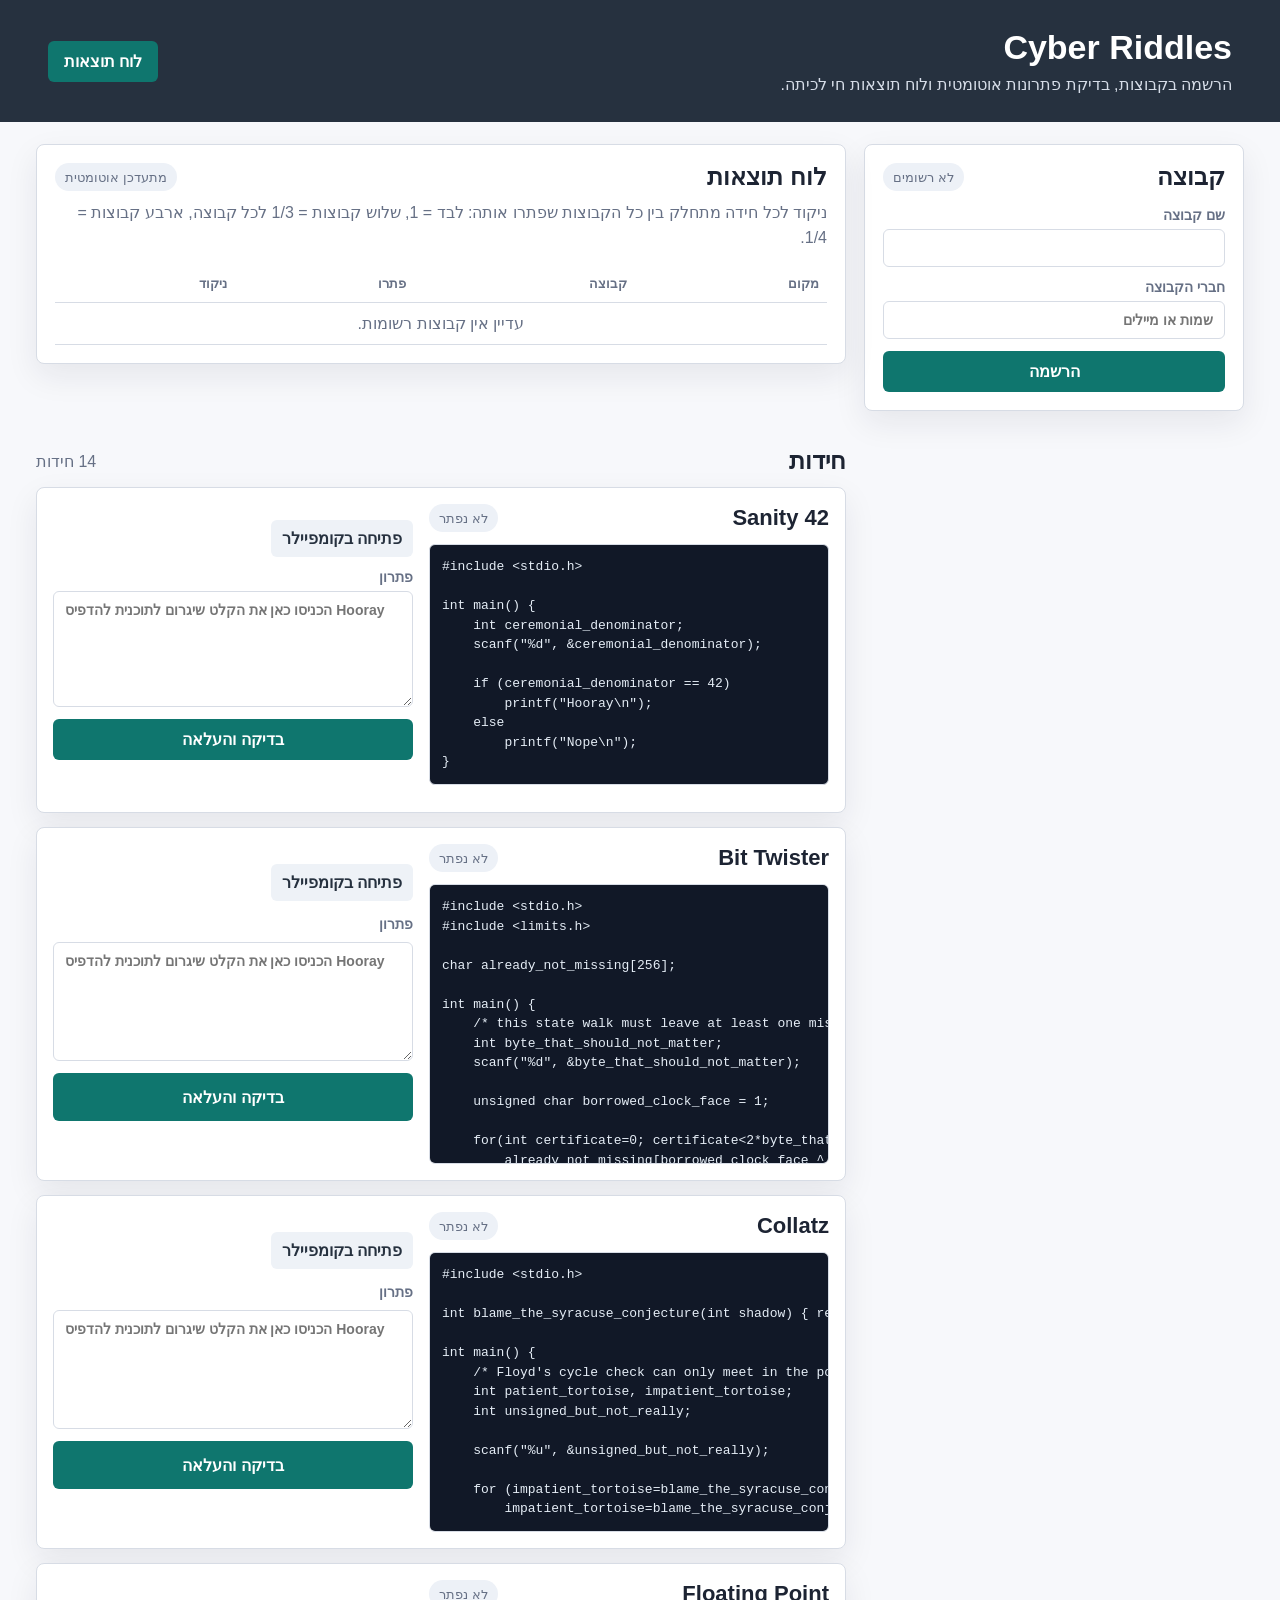
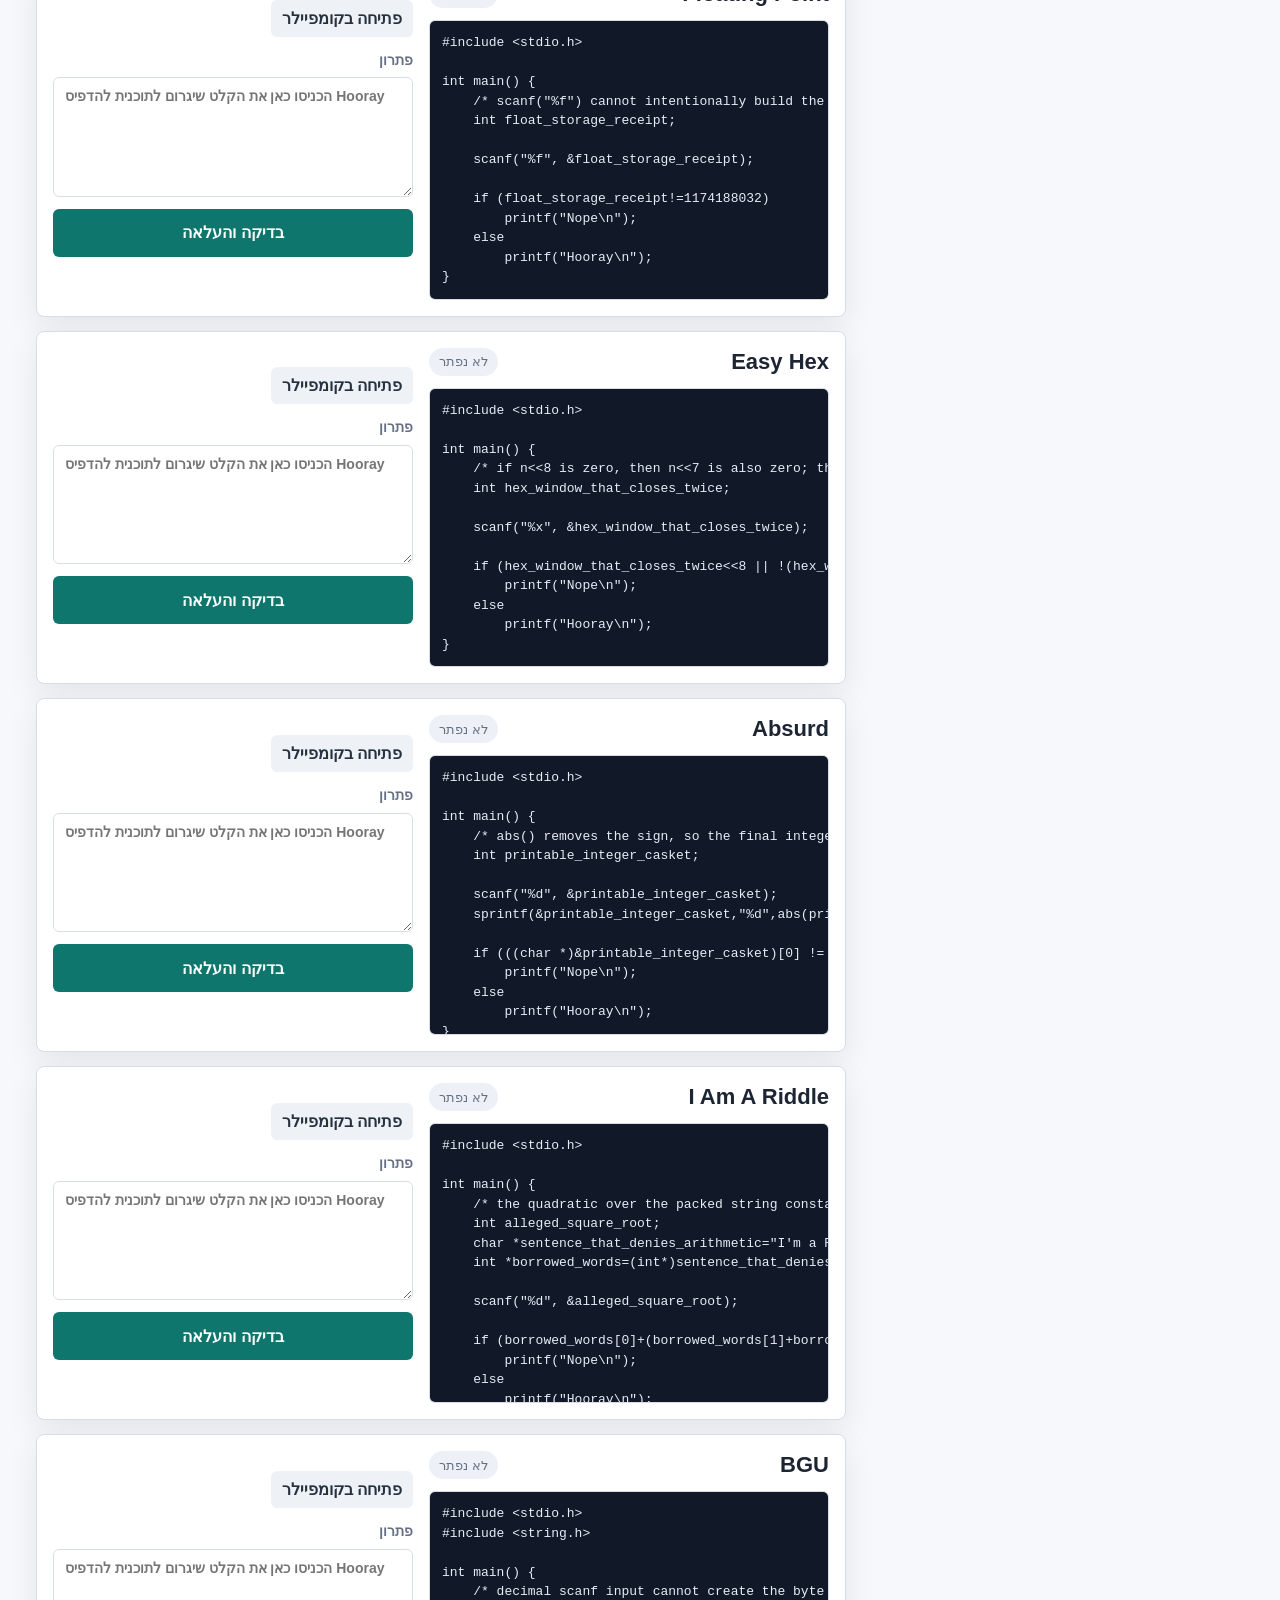
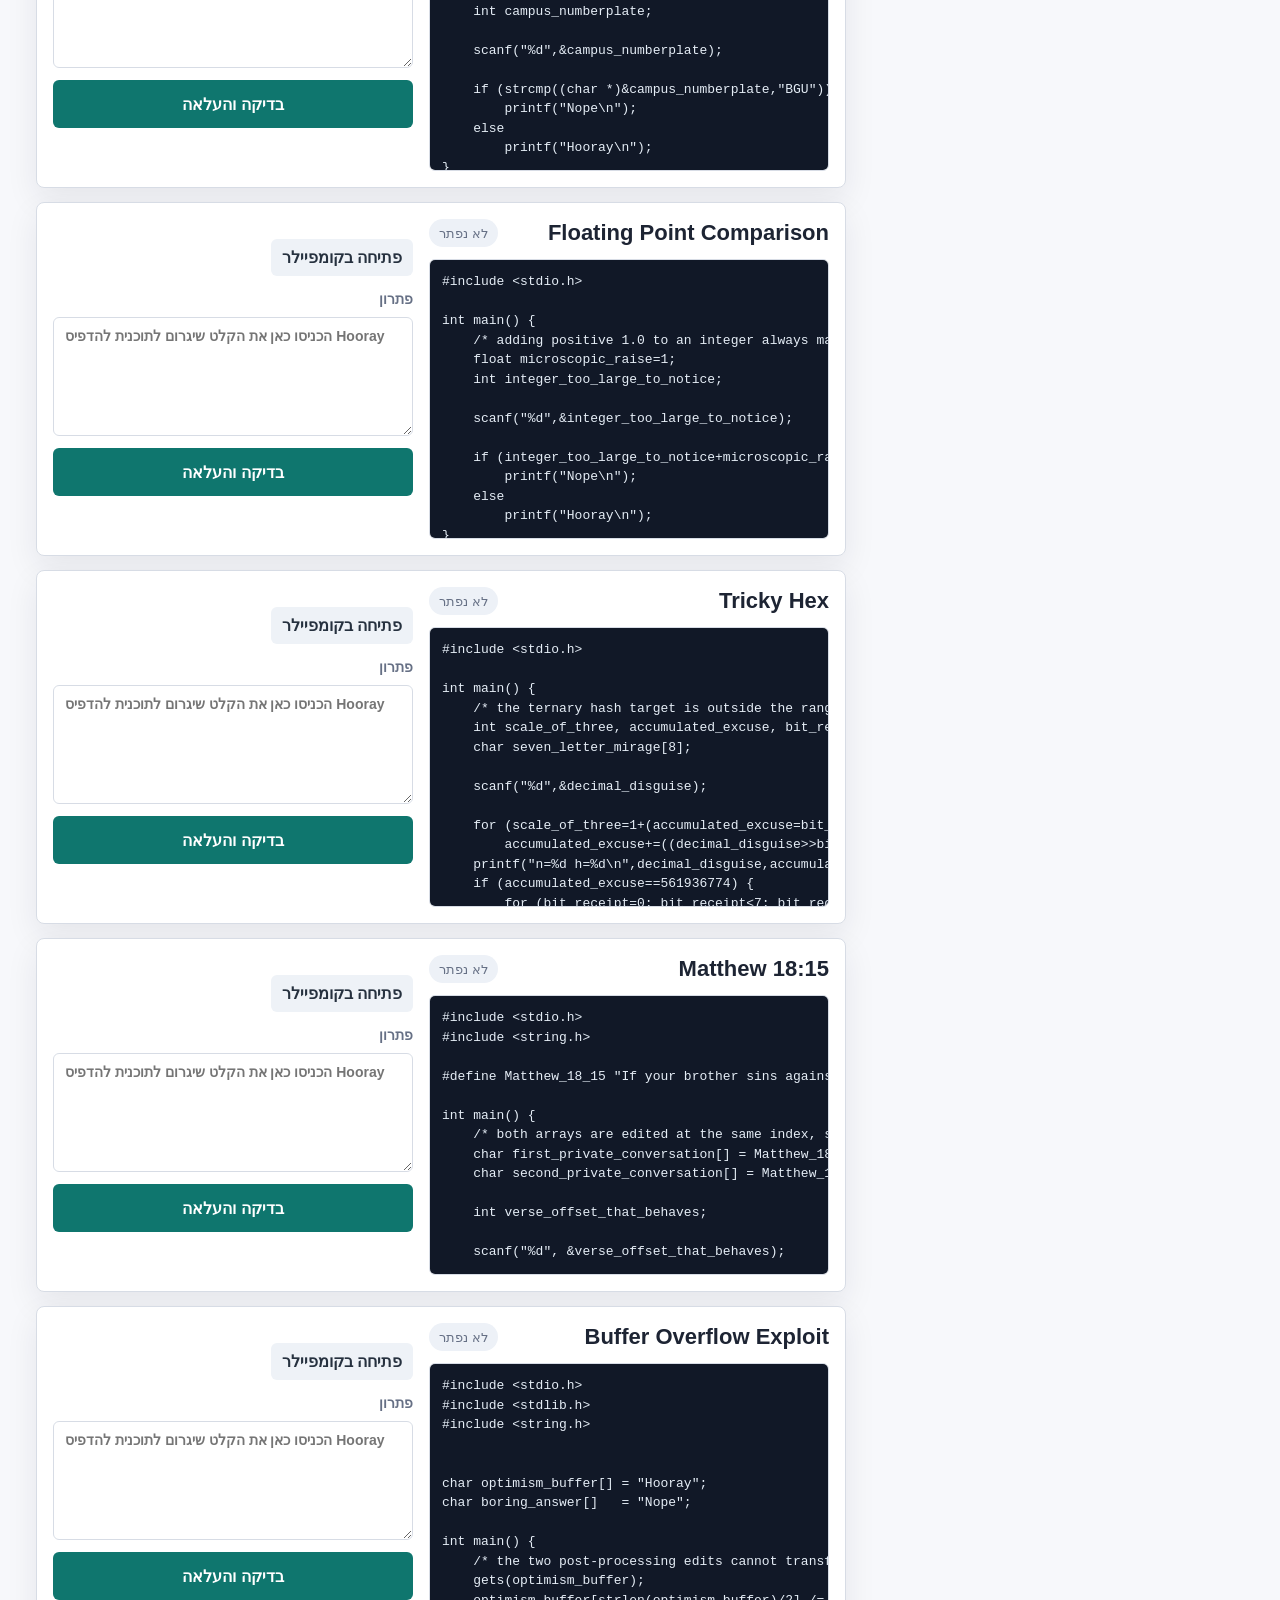
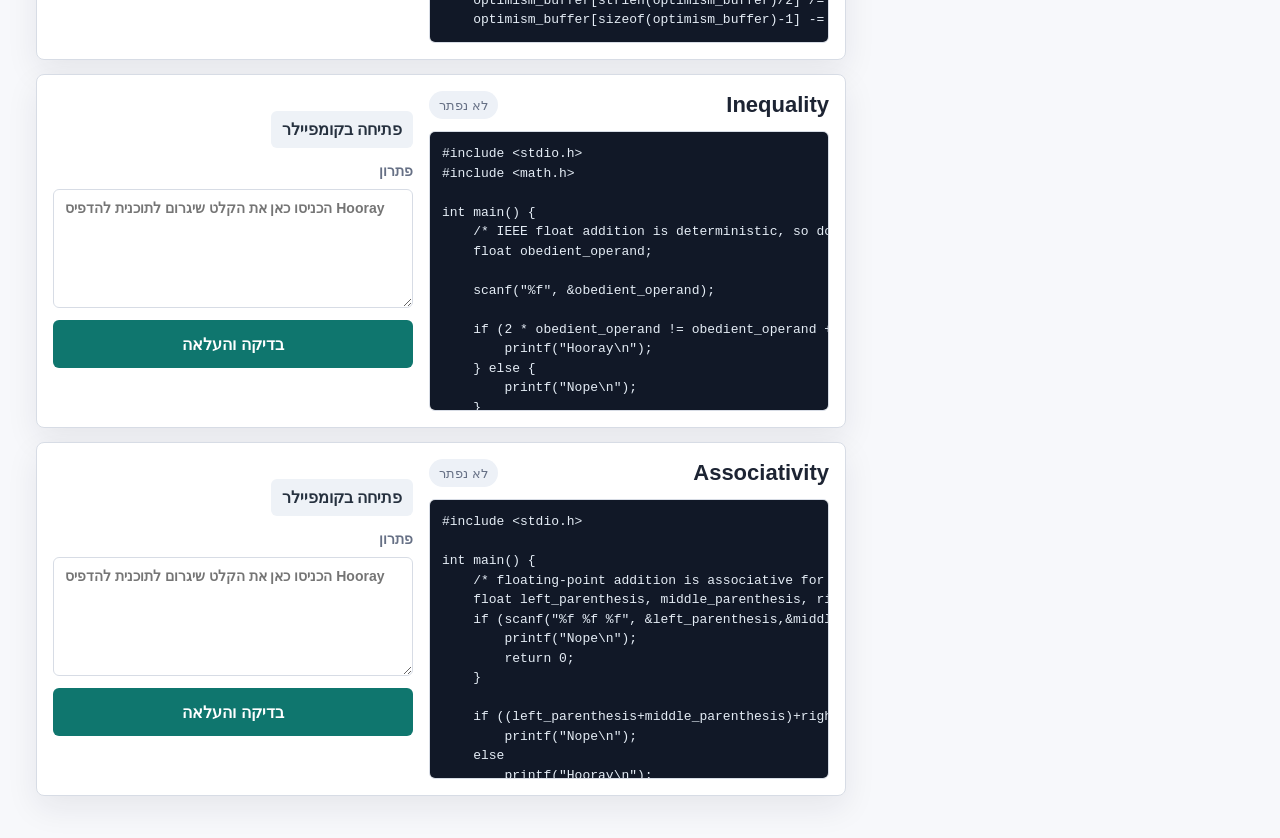
<file: index.html>
<!doctype html>
<html lang="he" dir="rtl">
  <head>
    <meta charset="utf-8" />
    <meta name="viewport" content="width=device-width, initial-scale=1" />
    <title>Cyber Riddles</title>
    <link rel="stylesheet" href="styles.css" />
  </head>
  <body>
    <header class="topbar">
      <div>
        <h1>Cyber Riddles</h1>
        <p>הרשמה בקבוצות, בדיקת פתרונות אוטומטית ולוח תוצאות חי לכיתה.</p>
      </div>
      <a id="scoreboard-link" class="scoreboard-link" href="scoreboard.html">לוח תוצאות</a>
    </header>

    <main class="layout">
      <section class="panel register-panel">
        <div class="panel-title">
          <h2>קבוצה</h2>
          <span id="team-status" class="tag">לא רשומים</span>
        </div>
        <form id="register-form" class="form-grid">
          <label>
            שם קבוצה
            <input id="team-name" name="name" autocomplete="off" required />
          </label>
          <label>
            חברי הקבוצה
            <input id="team-members" name="members" autocomplete="off" placeholder="שמות או מיילים" />
          </label>
          <button type="submit">הרשמה</button>
        </form>
      </section>

      <section id="scoreboard" class="panel scoreboard-panel">
        <div class="panel-title">
          <h2>לוח תוצאות</h2>
          <span class="tag">מתעדכן אוטומטית</span>
        </div>
        <p class="scoring-rule">ניקוד לכל חידה מתחלק בין כל הקבוצות שפתרו אותה: לבד = 1, שלוש קבוצות = 1/3 לכל קבוצה, ארבע קבוצות = 1/4.</p>
        <div class="table-wrap">
          <table>
            <thead>
              <tr>
                <th>מקום</th>
                <th>קבוצה</th>
                <th>פתרו</th>
                <th>ניקוד</th>
              </tr>
            </thead>
            <tbody id="leaderboard-body"></tbody>
          </table>
        </div>
      </section>

      <section class="challenges-panel">
        <div class="section-head">
          <h2>חידות</h2>
          <span id="challenge-count"></span>
        </div>
        <div id="api-notice"></div>
        <div id="challenges" class="challenge-list"></div>
      </section>
    </main>

    <template id="challenge-template">
      <article class="challenge">
        <div class="challenge-main">
          <div class="challenge-head">
            <h3></h3>
            <span class="solved-pill">לא נפתר</span>
          </div>
          <pre><code></code></pre>
        </div>
        <form class="submit-form">
          <div class="actions">
            <a class="compiler-link" target="_blank" rel="noreferrer">פתיחה בקומפיילר</a>
          </div>
          <label>
            פתרון
            <textarea rows="5" placeholder="הכניסו כאן את הקלט שיגרום לתוכנית להדפיס Hooray"></textarea>
          </label>
          <button type="submit">בדיקה והעלאה</button>
          <output></output>
        </form>
      </article>
    </template>

    <script src="config.js?v=20260607-3" onerror="window.CYBER_RIDDLES_CONFIG_MISSING=true"></script>
    <script src="app.js?v=20260607-3"></script>
  </body>
</html>
</file>
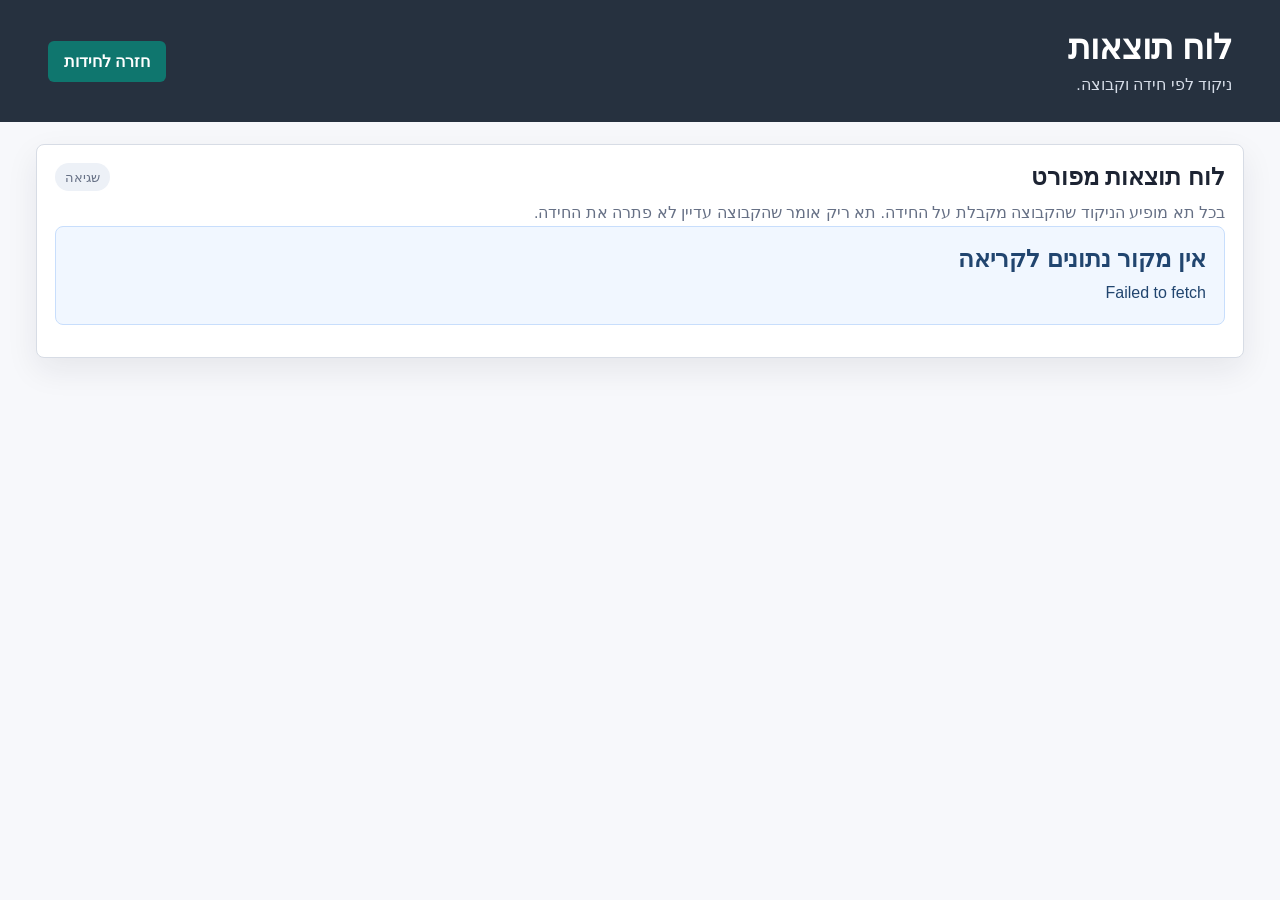
<file: scoreboard.html>
<!doctype html>
<html lang="he" dir="rtl">
  <head>
    <meta charset="utf-8" />
    <meta name="viewport" content="width=device-width, initial-scale=1" />
    <title>Cyber Riddles - Scoreboard</title>
    <link rel="stylesheet" href="styles.css" />
  </head>
  <body>
    <header class="topbar">
      <div>
        <h1>לוח תוצאות</h1>
        <p>ניקוד לפי חידה וקבוצה.</p>
      </div>
      <a class="scoreboard-link" href="index.html">חזרה לחידות</a>
    </header>

    <main class="scoreboard-page">
      <section class="panel detailed-scoreboard-panel">
        <div class="panel-title">
          <h2>לוח תוצאות מפורט</h2>
          <span id="scoreboard-status" class="tag">טוען</span>
        </div>
        <p class="scoring-rule">בכל תא מופיע הניקוד שהקבוצה מקבלת על החידה. תא ריק אומר שהקבוצה עדיין לא פתרה את החידה.</p>
        <div id="scoreboard-notice"></div>
        <div class="table-wrap detailed-table-wrap">
          <table class="detailed-table">
            <thead id="detailed-scoreboard-head"></thead>
            <tbody id="detailed-scoreboard-body"></tbody>
          </table>
        </div>
      </section>
    </main>

    <script src="config.js?v=20260607-3" onerror="window.CYBER_RIDDLES_CONFIG_MISSING=true"></script>
    <script src="scoreboard.js?v=20260607-3"></script>
  </body>
</html>
</file>
<file: styles.css>
:root {
  color-scheme: light;
  --bg: #f7f8fb;
  --panel: #ffffff;
  --ink: #1d2433;
  --muted: #667085;
  --line: #d7dce5;
  --accent: #0f766e;
  --accent-2: #b42318;
  --soft: #e7f6f4;
  --warn-soft: #fff0ee;
  --shadow: 0 12px 32px rgba(23, 31, 48, 0.08);
}

* {
  box-sizing: border-box;
}

body {
  margin: 0;
  background: var(--bg);
  color: var(--ink);
  font-family: Arial, "Segoe UI", sans-serif;
}

.topbar {
  display: flex;
  align-items: center;
  justify-content: space-between;
  gap: 24px;
  padding: 28px clamp(18px, 4vw, 48px);
  background: #26313f;
  color: #ffffff;
}

h1,
h2,
h3,
p {
  margin: 0;
}

h1 {
  font-size: 34px;
  line-height: 1.15;
}

.topbar p {
  margin-top: 8px;
  color: #d6dde8;
}

.scoreboard-link,
.secondary-link,
button,
.compiler-link {
  border: 0;
  border-radius: 6px;
  cursor: pointer;
  font: inherit;
  font-weight: 700;
  text-decoration: none;
}

.scoreboard-link,
button {
  background: var(--accent);
  color: #ffffff;
  padding: 11px 16px;
}

.secondary-link {
  color: var(--accent);
  font-weight: 700;
}

.layout {
  display: grid;
  grid-template-columns: minmax(260px, 380px) 1fr;
  gap: 18px;
  padding: 22px clamp(14px, 3vw, 36px) 42px;
}

.panel,
.challenge {
  background: var(--panel);
  border: 1px solid var(--line);
  border-radius: 8px;
  box-shadow: var(--shadow);
}

.panel {
  padding: 18px;
}

.register-panel,
.scoreboard-panel {
  align-self: start;
}

.scoreboard-panel {
  grid-row: span 2;
}

.scoreboard-page {
  padding: 22px clamp(14px, 3vw, 36px) 42px;
}

.detailed-scoreboard-panel {
  grid-column: 1 / -1;
}

.detailed-scoreboard-panel[hidden] {
  display: none;
}

.panel-title,
.section-head,
.challenge-head,
.actions {
  display: flex;
  align-items: center;
  justify-content: space-between;
  gap: 12px;
}

.tag,
.solved-pill {
  display: inline-flex;
  align-items: center;
  min-height: 28px;
  border-radius: 999px;
  background: #edf1f7;
  color: var(--muted);
  padding: 4px 10px;
  font-size: 13px;
  white-space: nowrap;
}

.tag.active,
.solved-pill.done {
  background: var(--soft);
  color: var(--accent);
}

.form-grid,
.submit-form {
  display: grid;
  gap: 12px;
  margin-top: 16px;
}

label {
  display: grid;
  gap: 6px;
  color: var(--muted);
  font-size: 14px;
  font-weight: 700;
}

input,
textarea {
  width: 100%;
  border: 1px solid var(--line);
  border-radius: 6px;
  color: var(--ink);
  font: inherit;
  padding: 10px 11px;
}

textarea {
  resize: vertical;
  direction: ltr;
  text-align: left;
  min-height: 116px;
}

.scoring-rule {
  margin-top: 10px;
  color: var(--muted);
  line-height: 1.55;
}

.table-wrap {
  margin-top: 14px;
  overflow-x: auto;
}

table {
  width: 100%;
  border-collapse: collapse;
  min-width: 420px;
}

.detailed-table {
  min-width: 1320px;
}

.detailed-table th,
.detailed-table td {
  text-align: center;
  vertical-align: middle;
}

.detailed-table .team-column {
  min-width: 120px;
  position: sticky;
  right: 0;
  z-index: 1;
  background: var(--panel);
  text-align: right;
}

.detailed-table .challenge-column {
  min-width: 110px;
}

.score-cell {
  background: var(--soft);
  color: var(--accent);
  font-weight: 700;
}

.empty-score {
  color: var(--muted);
}

.total-cell {
  font-weight: 700;
}

th,
td {
  border-bottom: 1px solid var(--line);
  padding: 11px 8px;
  text-align: right;
}

th {
  color: var(--muted);
  font-size: 13px;
}

.challenges-panel {
  grid-column: 2;
}

.section-head {
  margin-bottom: 12px;
}

.section-head span {
  color: var(--muted);
}

.challenge-list {
  display: grid;
  gap: 14px;
}

.challenge {
  display: grid;
  grid-template-columns: minmax(0, 1fr) minmax(260px, 360px);
  gap: 16px;
  padding: 16px;
}

.challenge h3 {
  font-size: 22px;
}

pre {
  margin: 12px 0 0;
  max-height: 280px;
  overflow: auto;
  border: 1px solid var(--line);
  border-radius: 6px;
  background: #111827;
  color: #e5edf6;
  direction: ltr;
  text-align: left;
  padding: 12px;
}

code {
  font-family: Consolas, "Courier New", monospace;
  font-size: 13px;
  line-height: 1.5;
}

.compiler-link {
  background: #eef2f7;
  color: #26313f;
  padding: 9px 11px;
  text-align: center;
}

output {
  min-height: 24px;
  color: var(--muted);
  font-weight: 700;
}

output.ok {
  color: var(--accent);
}

output.fail {
  color: var(--accent-2);
}

.empty {
  color: var(--muted);
  text-align: center;
}

.api-error,
.setup-notice {
  background: var(--warn-soft);
  border: 1px solid #ffd0ca;
  border-radius: 8px;
  color: var(--accent-2);
  margin-bottom: 14px;
  padding: 18px;
}

.setup-notice {
  background: #f1f7ff;
  border-color: #c8defc;
  color: #21456f;
}

.api-error p,
.setup-notice p {
  margin-top: 8px;
  line-height: 1.55;
}

.api-error code,
.setup-notice code {
  color: var(--ink);
  font-size: 14px;
}

button:disabled,
input:disabled,
textarea:disabled {
  cursor: not-allowed;
  opacity: 0.58;
}

@media (max-width: 960px) {
  .layout,
  .challenge {
    grid-template-columns: 1fr;
  }

  .challenges-panel {
    grid-column: auto;
  }
}

@media (max-width: 620px) {
  .topbar,
  .panel-title,
  .section-head,
  .challenge-head,
  .actions {
    align-items: stretch;
    flex-direction: column;
  }

  h1 {
    font-size: 28px;
  }

  .scoreboard-link,
  button,
  .compiler-link {
    width: 100%;
    text-align: center;
  }
}
</file>
